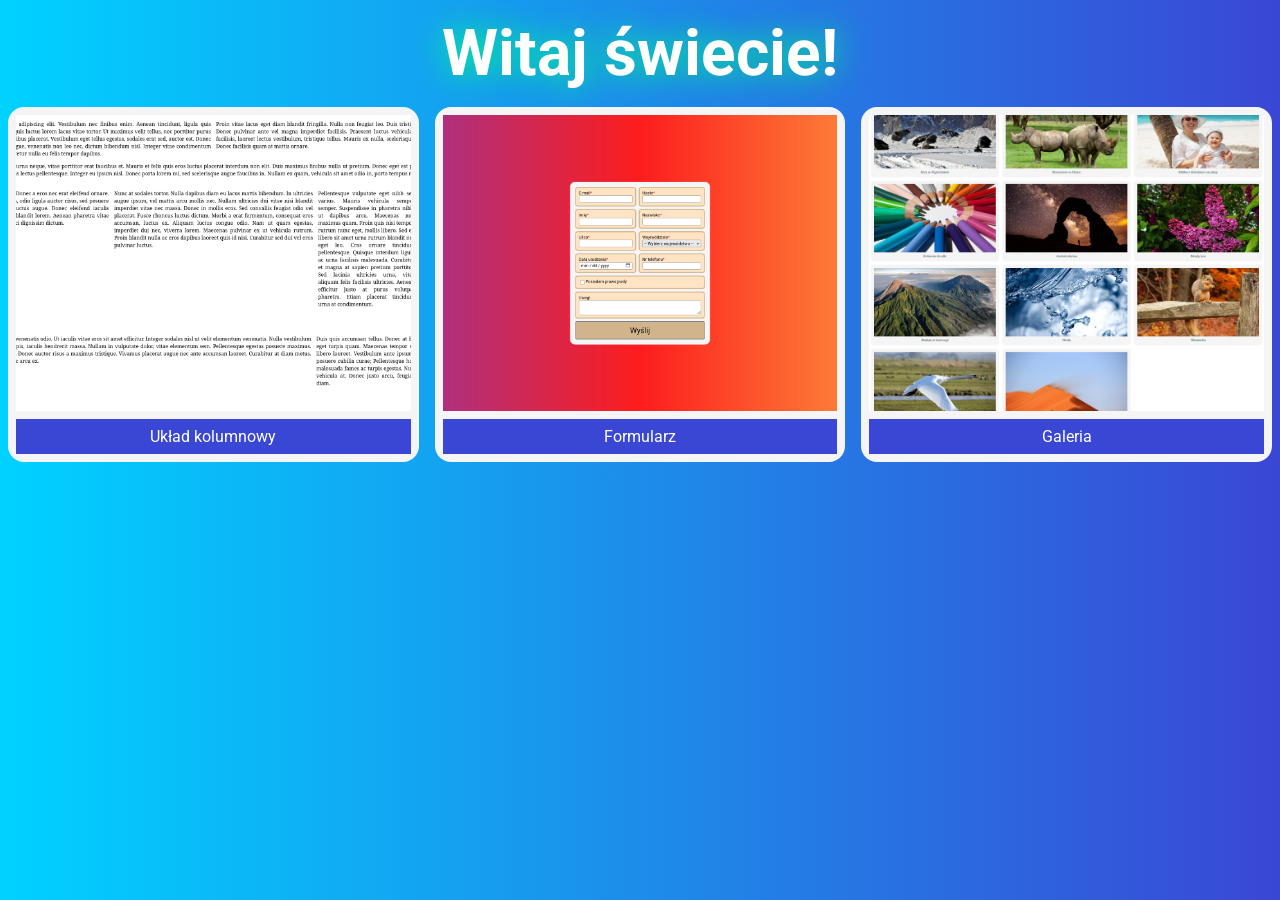
<file: index.html>
<!doctype html>
<html>
	<head>
		<title>Strona Konrada Solarskiego</title>
		<link href="./index.css" rel="stylesheet" />
	</head>
	<body>
		<h1 id="hello-world">Witaj świecie!</h1>
		<ul>
			<li>
				<img src="screenshots/column.png" />
				<a href="./column.html">Układ kolumnowy</a>
			</li>
			<li><img src="screenshots/form.png" /><a href="./form.html">Formularz</a></li>
            <li><img src="screenshots/gallery.png" /><a href="./gallery.html">Galeria</a></li>
		</ul>
	</body>
</html>
</file>
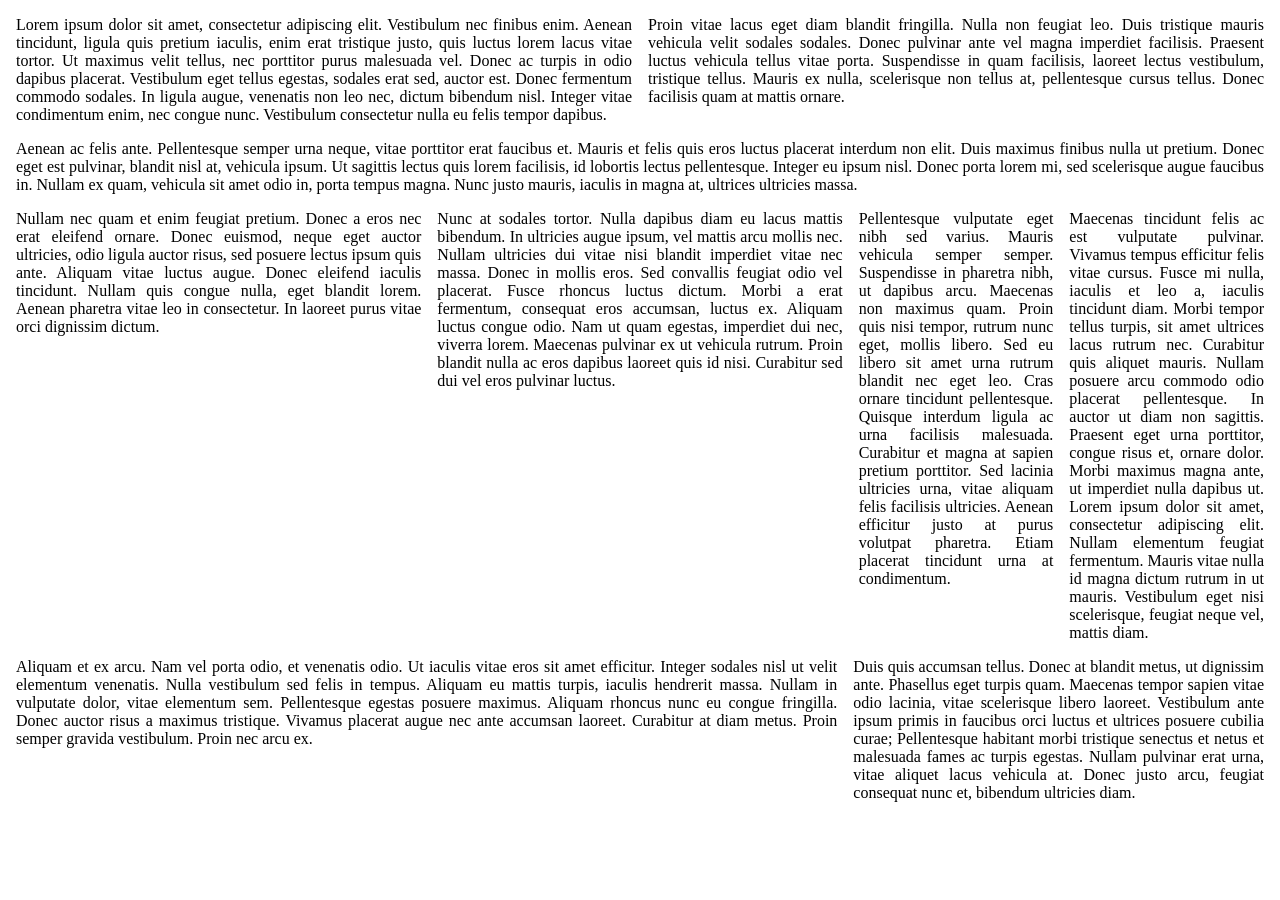
<file: column.html>
<!doctype html>
<html>
	<head>
		<title>Układ kolumnowy</title>
		<link href="./column.css" rel="stylesheet" />
	</head>
	<body>
		<div class="columns">
			<p>
				Lorem ipsum dolor sit amet, consectetur adipiscing elit. Vestibulum nec finibus enim. Aenean tincidunt, ligula
				quis pretium iaculis, enim erat tristique justo, quis luctus lorem lacus vitae tortor. Ut maximus velit tellus,
				nec porttitor purus malesuada vel. Donec ac turpis in odio dapibus placerat. Vestibulum eget tellus egestas,
				sodales erat sed, auctor est. Donec fermentum commodo sodales. In ligula augue, venenatis non leo nec, dictum
				bibendum nisl. Integer vitae condimentum enim, nec congue nunc. Vestibulum consectetur nulla eu felis tempor
				dapibus.
			</p>
			<p>
				Proin vitae lacus eget diam blandit fringilla. Nulla non feugiat leo. Duis tristique mauris vehicula velit
				sodales sodales. Donec pulvinar ante vel magna imperdiet facilisis. Praesent luctus vehicula tellus vitae porta.
				Suspendisse in quam facilisis, laoreet lectus vestibulum, tristique tellus. Mauris ex nulla, scelerisque non
				tellus at, pellentesque cursus tellus. Donec facilisis quam at mattis ornare.
			</p>
		</div>
		<div class="columns">
			<p>
				Aenean ac felis ante. Pellentesque semper urna neque, vitae porttitor erat faucibus et. Mauris et felis quis
				eros luctus placerat interdum non elit. Duis maximus finibus nulla ut pretium. Donec eget est pulvinar, blandit
				nisl at, vehicula ipsum. Ut sagittis lectus quis lorem facilisis, id lobortis lectus pellentesque. Integer eu
				ipsum nisl. Donec porta lorem mi, sed scelerisque augue faucibus in. Nullam ex quam, vehicula sit amet odio in,
				porta tempus magna. Nunc justo mauris, iaculis in magna at, ultrices ultricies massa.
			</p>
		</div>
		<div class="columns">
			<div class="columns twowide">
				<p>
					Nullam nec quam et enim feugiat pretium. Donec a eros nec erat eleifend ornare. Donec euismod, neque eget
					auctor ultricies, odio ligula auctor risus, sed posuere lectus ipsum quis ante. Aliquam vitae luctus augue.
					Donec eleifend iaculis tincidunt. Nullam quis congue nulla, eget blandit lorem. Aenean pharetra vitae leo in
					consectetur. In laoreet purus vitae orci dignissim dictum.
				</p>
				<p>
					Nunc at sodales tortor. Nulla dapibus diam eu lacus mattis bibendum. In ultricies augue ipsum, vel mattis arcu
					mollis nec. Nullam ultricies dui vitae nisi blandit imperdiet vitae nec massa. Donec in mollis eros. Sed
					convallis feugiat odio vel placerat. Fusce rhoncus luctus dictum. Morbi a erat fermentum, consequat eros
					accumsan, luctus ex. Aliquam luctus congue odio. Nam ut quam egestas, imperdiet dui nec, viverra lorem.
					Maecenas pulvinar ex ut vehicula rutrum. Proin blandit nulla ac eros dapibus laoreet quis id nisi. Curabitur
					sed dui vel eros pulvinar luctus.
				</p>
			</div>
			<div class="columns">
				<p>
					Pellentesque vulputate eget nibh sed varius. Mauris vehicula semper semper. Suspendisse in pharetra nibh, ut
					dapibus arcu. Maecenas non maximus quam. Proin quis nisi tempor, rutrum nunc eget, mollis libero. Sed eu
					libero sit amet urna rutrum blandit nec eget leo. Cras ornare tincidunt pellentesque. Quisque interdum ligula
					ac urna facilisis malesuada. Curabitur et magna at sapien pretium porttitor. Sed lacinia ultricies urna, vitae
					aliquam felis facilisis ultricies. Aenean efficitur justo at purus volutpat pharetra. Etiam placerat tincidunt
					urna at condimentum.
				</p>
				<p>
					Maecenas tincidunt felis ac est vulputate pulvinar. Vivamus tempus efficitur felis vitae cursus. Fusce mi
					nulla, iaculis et leo a, iaculis tincidunt diam. Morbi tempor tellus turpis, sit amet ultrices lacus rutrum
					nec. Curabitur quis aliquet mauris. Nullam posuere arcu commodo odio placerat pellentesque. In auctor ut diam
					non sagittis. Praesent eget urna porttitor, congue risus et, ornare dolor. Morbi maximus magna ante, ut
					imperdiet nulla dapibus ut. Lorem ipsum dolor sit amet, consectetur adipiscing elit. Nullam elementum feugiat
					fermentum. Mauris vitae nulla id magna dictum rutrum in ut mauris. Vestibulum eget nisi scelerisque, feugiat
					neque vel, mattis diam.
				</p>
			</div>
		</div>
		<div class="columns">
			<p class="twowide">
				Aliquam et ex arcu. Nam vel porta odio, et venenatis odio. Ut iaculis vitae eros sit amet efficitur. Integer
				sodales nisl ut velit elementum venenatis. Nulla vestibulum sed felis in tempus. Aliquam eu mattis turpis,
				iaculis hendrerit massa. Nullam in vulputate dolor, vitae elementum sem. Pellentesque egestas posuere maximus.
				Aliquam rhoncus nunc eu congue fringilla. Donec auctor risus a maximus tristique. Vivamus placerat augue nec
				ante accumsan laoreet. Curabitur at diam metus. Proin semper gravida vestibulum. Proin nec arcu ex.
			</p>
			<p>
				Duis quis accumsan tellus. Donec at blandit metus, ut dignissim ante. Phasellus eget turpis quam. Maecenas
				tempor sapien vitae odio lacinia, vitae scelerisque libero laoreet. Vestibulum ante ipsum primis in faucibus
				orci luctus et ultrices posuere cubilia curae; Pellentesque habitant morbi tristique senectus et netus et
				malesuada fames ac turpis egestas. Nullam pulvinar erat urna, vitae aliquet lacus vehicula at. Donec justo arcu,
				feugiat consequat nunc et, bibendum ultricies diam.
			</p>
		</div>
	</body>
</html>
</file>
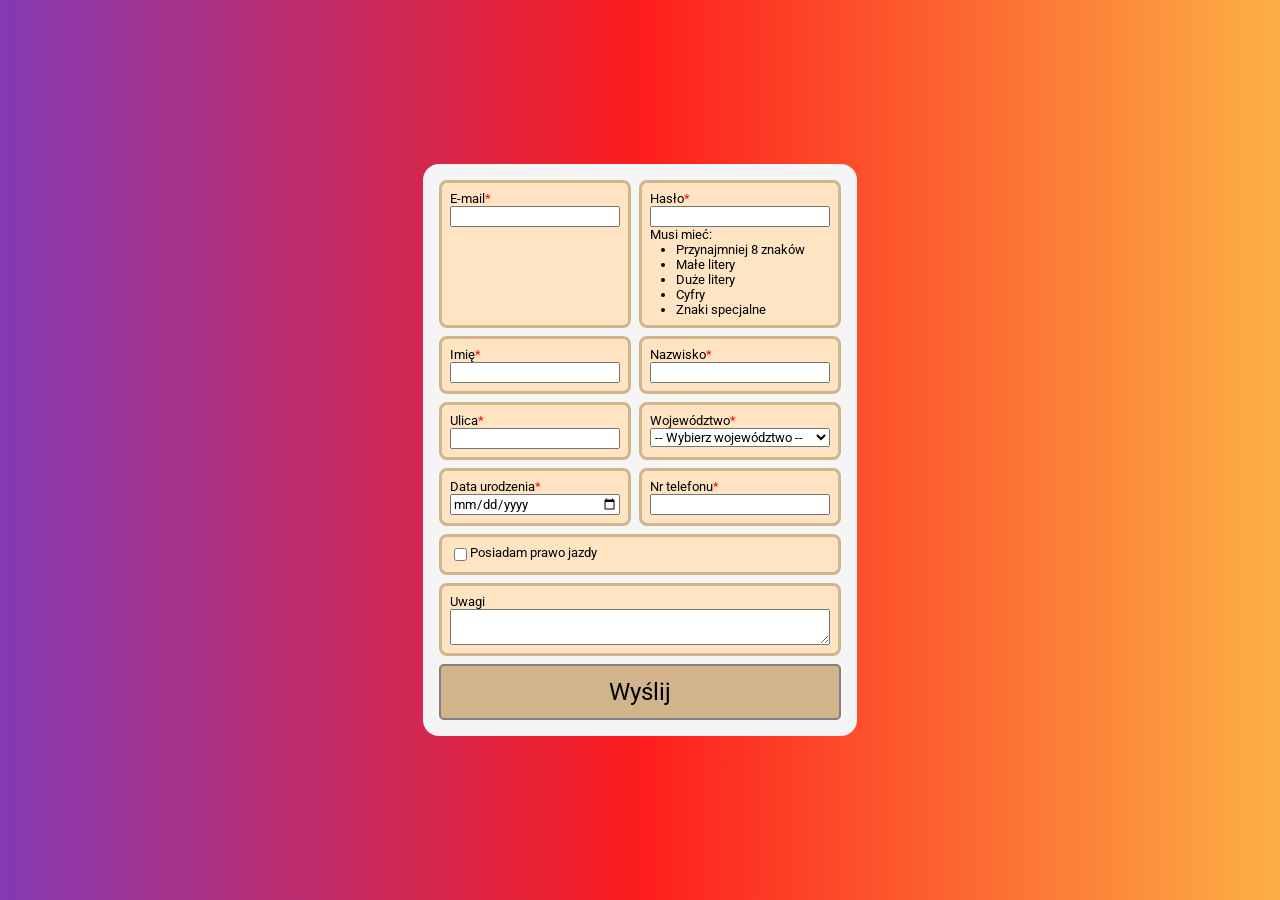
<file: form.html>
<!doctype html>
<html>
  <head>
    <title>Formularz</title>
    <link href="./form.css" rel="stylesheet" />
  </head>
  <body>
    <form id="the-form" action="127.0.0.1" method="post">
      <div class="grid">
        <label for="e-mail">
          <span>E-mail</span>
          <input id="e-mail" name="e-mail" type="text" required />
					<ul class="errors"></ul>
        </label>
        <label for="password">
          <span>Hasło</span>
          <input id="password" name="password" type="password" required />
          <p class="requirements">Musi mieć:</p>
          <ul>
            <li id="at-least-8-chars">Przynajmniej 8 znaków</li>
            <li id="has-small-letters">Małe litery</li>
            <li id="has-capitals">Duże litery</li>
            <li id="has-digits">Cyfry</li>
            <li id="has-special-chars">Znaki specjalne</li>
          </ul>
					<ul class="errors"></ul>
        </label>
        <label for="name">
          <span>Imię</span>
          <input id="name" name="name" type="text" required />
					<ul class="errors"></ul>
        </label>
        <label for="last-name">
          <span>Nazwisko</span>
          <input id="last-name" name="last-name" type="text" required />
					<ul class="errors"></ul>
        </label>
        <label for="address">
          <span>Ulica</span>
          <input id="address" name="address" type="text" required />
					<ul class="errors"></ul>
        </label>
        <label for="voievodeship">
          <span>Województwo</span>
          <select id="voievodeship" name="voievodeship" required>
            <option value="">-- Wybierz województwo --</option>
            <option value="1">Dolnośląskie</option>
            <option value="2">Kujawsko-pomorskie</option>
            <option value="3">Lubelskie</option>
            <option value="4">Lubuskie</option>
            <option value="5">Łódzkie</option>
            <option value="6">Małopolskie</option>
            <option value="7">Mazowieckie</option>
            <option value="8">Opolskie</option>
            <option value="9">Podkarpackie</option>
            <option value="10">Podlaskie</option>
            <option value="11">Pomorskie</option>
            <option value="12">Śląskie</option>
            <option value="13">Świętokrzyskie</option>
            <option value="14">Warmińsko-mazurskie</option>
            <option value="15">Wielkopolskie</option>
            <option value="16">Zachodnio-pomorskie</option>
          </select>
					<ul class="errors"></ul>
        </label>
        <label for="date-of-birth">
          <span>Data urodzenia</span>
          <input id="date-of-birth" name="date-of-birth" type="date" required />
					<ul class="errors"></ul>
        </label>
        <label for="phone-number">
          <span>Nr telefonu</span>
          <input id="phone-number" name="phone-number" type="tel" required />
					<ul class="errors"></ul>
        </label>
        <label for="has-drivers-license">
          <input id="has-drivers-license" name="has-drivers-license" type="checkbox" />
          <span>Posiadam prawo jazdy</span>
        </label>
      </div>
      <label for="notices">
        <span>Uwagi</span>
        <textarea id="notices" name="notices"> </textarea>
      </label>
      <input type="submit" value="Wyślij" />
    </form>
		<script src="./form.js"></script>
  </body>
</html>
</file>
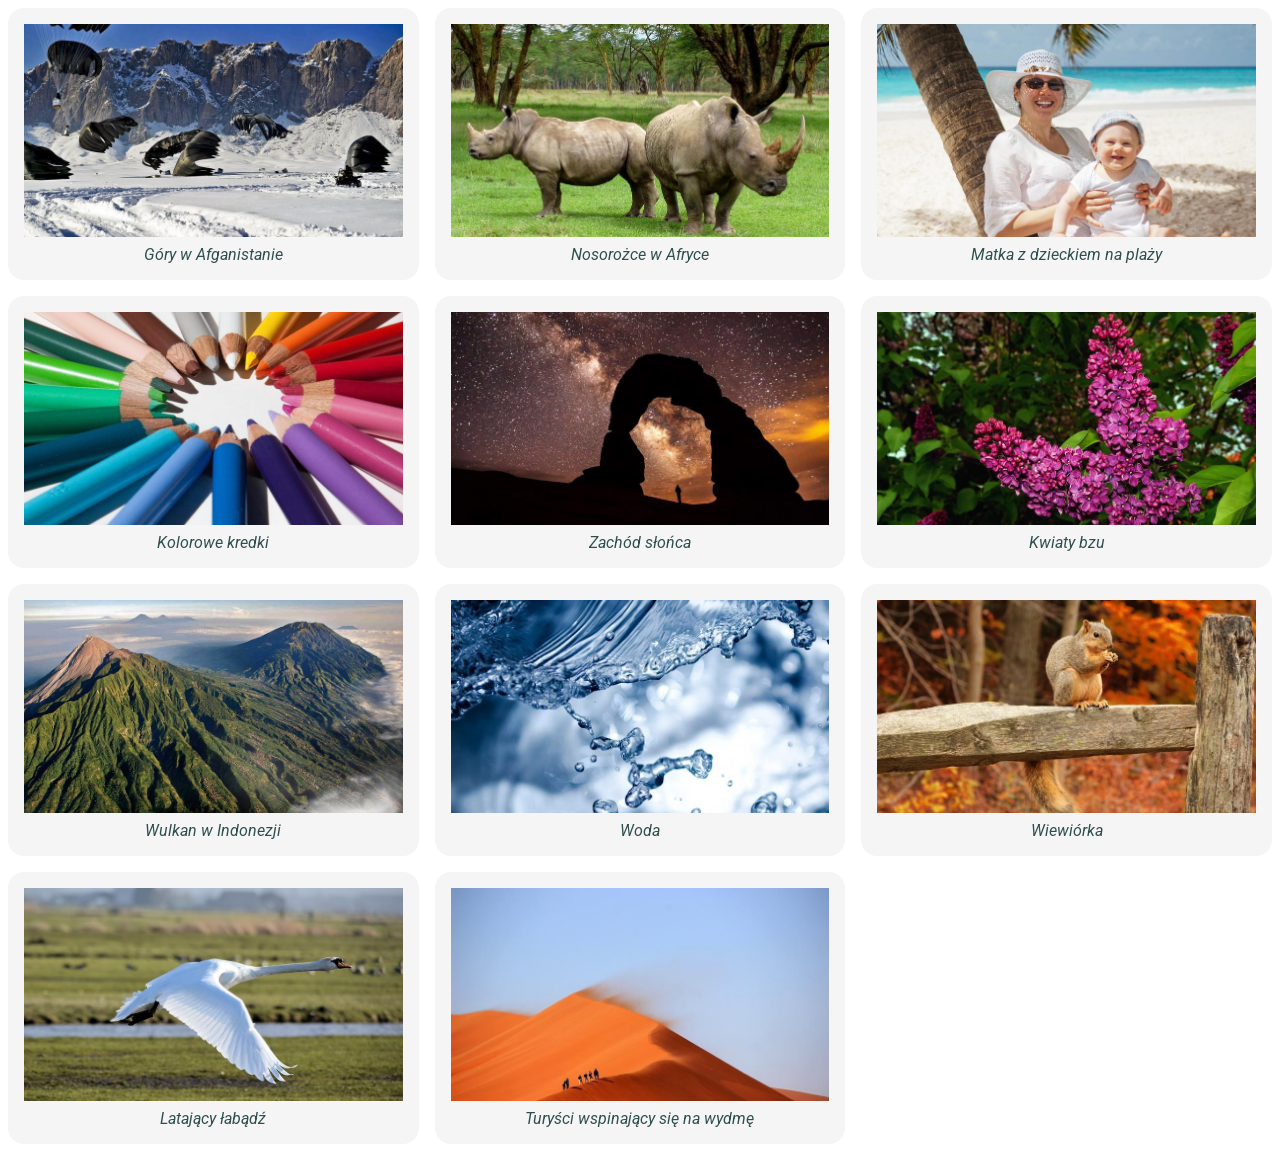
<file: gallery.html>
<!doctype html>
<html>
	<head>
		<title>Galeria sztuki CC0</title>
		<link href="./gallery.css" rel="stylesheet" />
	</head>
	<body>
		<div class="grid">
			<div class="container">
				<img src="./images/afghanistan_landscape_mountains_106942.jpg" />
        <span>Góry w Afganistanie</span>
			</div>
      <div class="container">
				<img src="./images/africa_white_rhinos_rhino.jpg" />
        <span>Nosorożce w Afryce</span>
			</div>
      <div class="container">
				<img src="./images/blue_summer_woman_mom.jpg" />
        <span>Matka z dzieckiem na plaży</span>
			</div>
      <div class="container">
				<img src="./images/colored_pencils_colour_pencils.jpg" />
        <span>Kolorowe kredki</span>
			</div>
      <div class="container">
				<img src="./images/delicate_arch_sunset_rock.jpg" />
        <span>Zachód słońca</span>
			</div>
      <div class="container">
				<img src="./images/lilac_syringa_ornamental_shrub.jpg" />
        <span>Kwiaty bzu</span>
			</div>
      <div class="container">
				<img src="./images/mount_merapi_volcano_indonesia.jpg" />
        <span>Wulkan w Indonezji</span>
			</div>
      <div class="container">
				<img src="./images/splashing_splash_aqua_water.jpg" />
        <span>Woda</span>
			</div>
      <div class="container">
				<img src="./images/squirrel_tail_bushy_tail.jpg" />
        <span>Wiewiórka</span>
			</div>
      <div class="container">
				<img src="./images/swan_flying_bird_fly.jpg" />
        <span>Latający łabądź</span>
			</div>
      <div class="container">
				<img src="./images/tourists_climb_dune.jpg" />
        <span>Turyści wspinający się na wydmę</span>
			</div>
		</div>
	</body>
</html>
</file>
<file: index.css>
@import url("https://fonts.googleapis.com/css2?family=Roboto:ital,wght@0,100..900;1,100..900&display=swap");

* {
	font-family: "Roboto", sans-serif;
}

body {
	background: linear-gradient(90deg, #00d2ff 0%, #3a47d5 100%);
}

#hello-world {
	text-align: center;
	padding: 0;
	margin: 1rem;
	font-size: 4em;
	color: white;
	text-shadow: #00ff88 0 0 0.5em;
}

ul {
	display: flex;
	width: 100%;
	flex-direction: row;
	list-style-type: none;
  gap: 1em;
  padding: 0
}

ul li {
	display: flex;
  flex-direction: column;

	width: 100%;
  gap: 0.5em;
	height: auto;
	padding: 0.5em;

  background-color: whitesmoke;
  border-radius: 1rem;
}

ul li > img {
  object-fit: cover;
	max-width: 100%;
	aspect-ratio: 4/3;
}

ul li > a {
	display: block;
  background-color: #3a47d5;
	color: white;
	text-decoration: none;
	width: 100%;
	height: 100%;
  padding: 0.5em 0;
	text-align: center;

	&:hover {
		filter: brightness(85%);
		text-decoration: underline;
	}
}
</file>
<file: column.css>
.columns {
	width: 100%;
	display: flex;
}

.columns > * {
	flex: 1;
}

.columns > *:not(.columns) {
	margin: 0.5em;
}

.columns > p {
	text-align: justify;
	margin-block: 0;
}

.twowide {
	flex: 2;
}
</file>
<file: form.css>
@import url("https://fonts.googleapis.com/css2?family=Roboto:ital,wght@0,100..900;1,100..900&display=swap");

html {
  height: 100%;
}

* {
  font-family: "Roboto", sans-serif;
}

body {
  background: #833ab4;
  background: linear-gradient(90deg, rgba(131, 58, 180, 1) 0%, rgba(253, 29, 29, 1) 50%, rgba(252, 176, 69, 1) 100%);
  display: flex;
  align-items: center;
  justify-content: center;
  min-height: 100%;
  margin: 0;
}

form {
  background: whitesmoke;
  padding: 1em;
  border-radius: 1rem;
  display: flex;
  flex-direction: column;
  gap: 0.5rem;
}

form label {
  background-color: bisque;
  border: 0.2rem solid tan;
  border-radius: 0.5rem;
  display: flex;
  flex-direction: column;
  padding: 0.5rem;
}

form label > * {
  font-size: 0.8em;
}

form label:has(input[type="checkbox"]) {
  flex-direction: row;
  grid-column: span 2;
}

form label:has(*[required]) > span::after {
  content: "*";
  color: red;
}

form label > p {
  margin: 0;
}

form label > ul {
  margin: 0;
  padding: 0 2em;
}

.grid {
  display: grid;
  gap: 0.5em;
  grid-template-areas: "a a";
  grid-auto-columns: max-content 1fr;
}

form input[type="submit"] {
  &:hover {
    filter: brightness(85%);
  }

  &:active {
    filter: brightness(60%);
  }

  font-size: 1.5em;
  padding: 0.5em;
  background-color: tan;
  border: 0.1em solid gray;
  border-radius: 0.2em;
}

input.error {
  border-color: brown;
	border-radius: 0.5em;
  background-color: lightcoral;
}

li {
	overflow-wrap: break-word;
}

li.error {
  list-style-type: "✗";
  color: red;
}
</file>
<file: gallery.css>
@import url("https://fonts.googleapis.com/css2?family=Roboto:ital,wght@0,100..900;1,100..900&display=swap");

* {
	font-family: "Roboto", sans-serif;
}

.grid {
	display: grid;
	grid-template-columns: repeat(3, 1fr);
	gap: 1em;
}

.container {
	background-color: whitesmoke;
	border-radius: 1rem;
	display: flex;
	flex-direction: column;
	align-items: center;
	padding: 1em;
	gap: 0.5em;
}

.container > img {
	object-fit: cover;
	max-width: 100%;
	aspect-ratio: 16/9;
}

.container > span {
	font-style: italic;
	color: darkslategrey;
}
</file>
